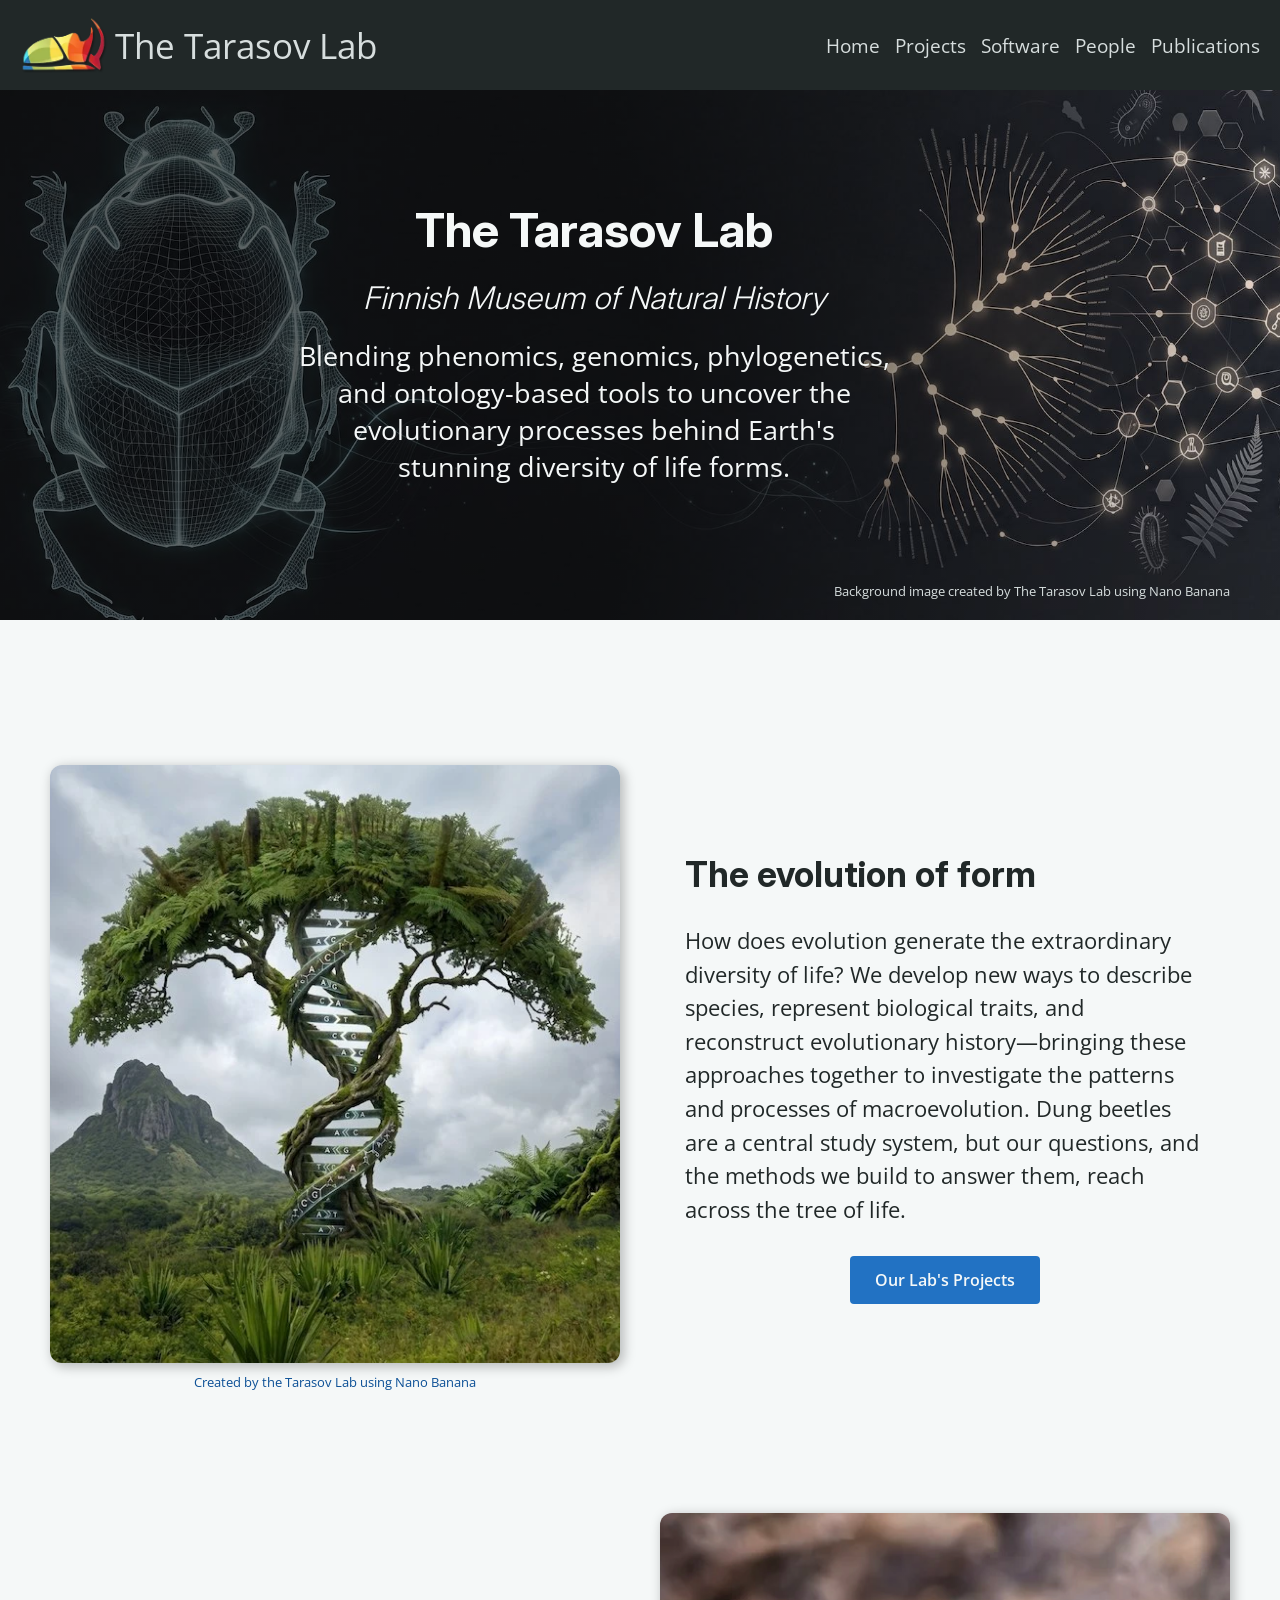
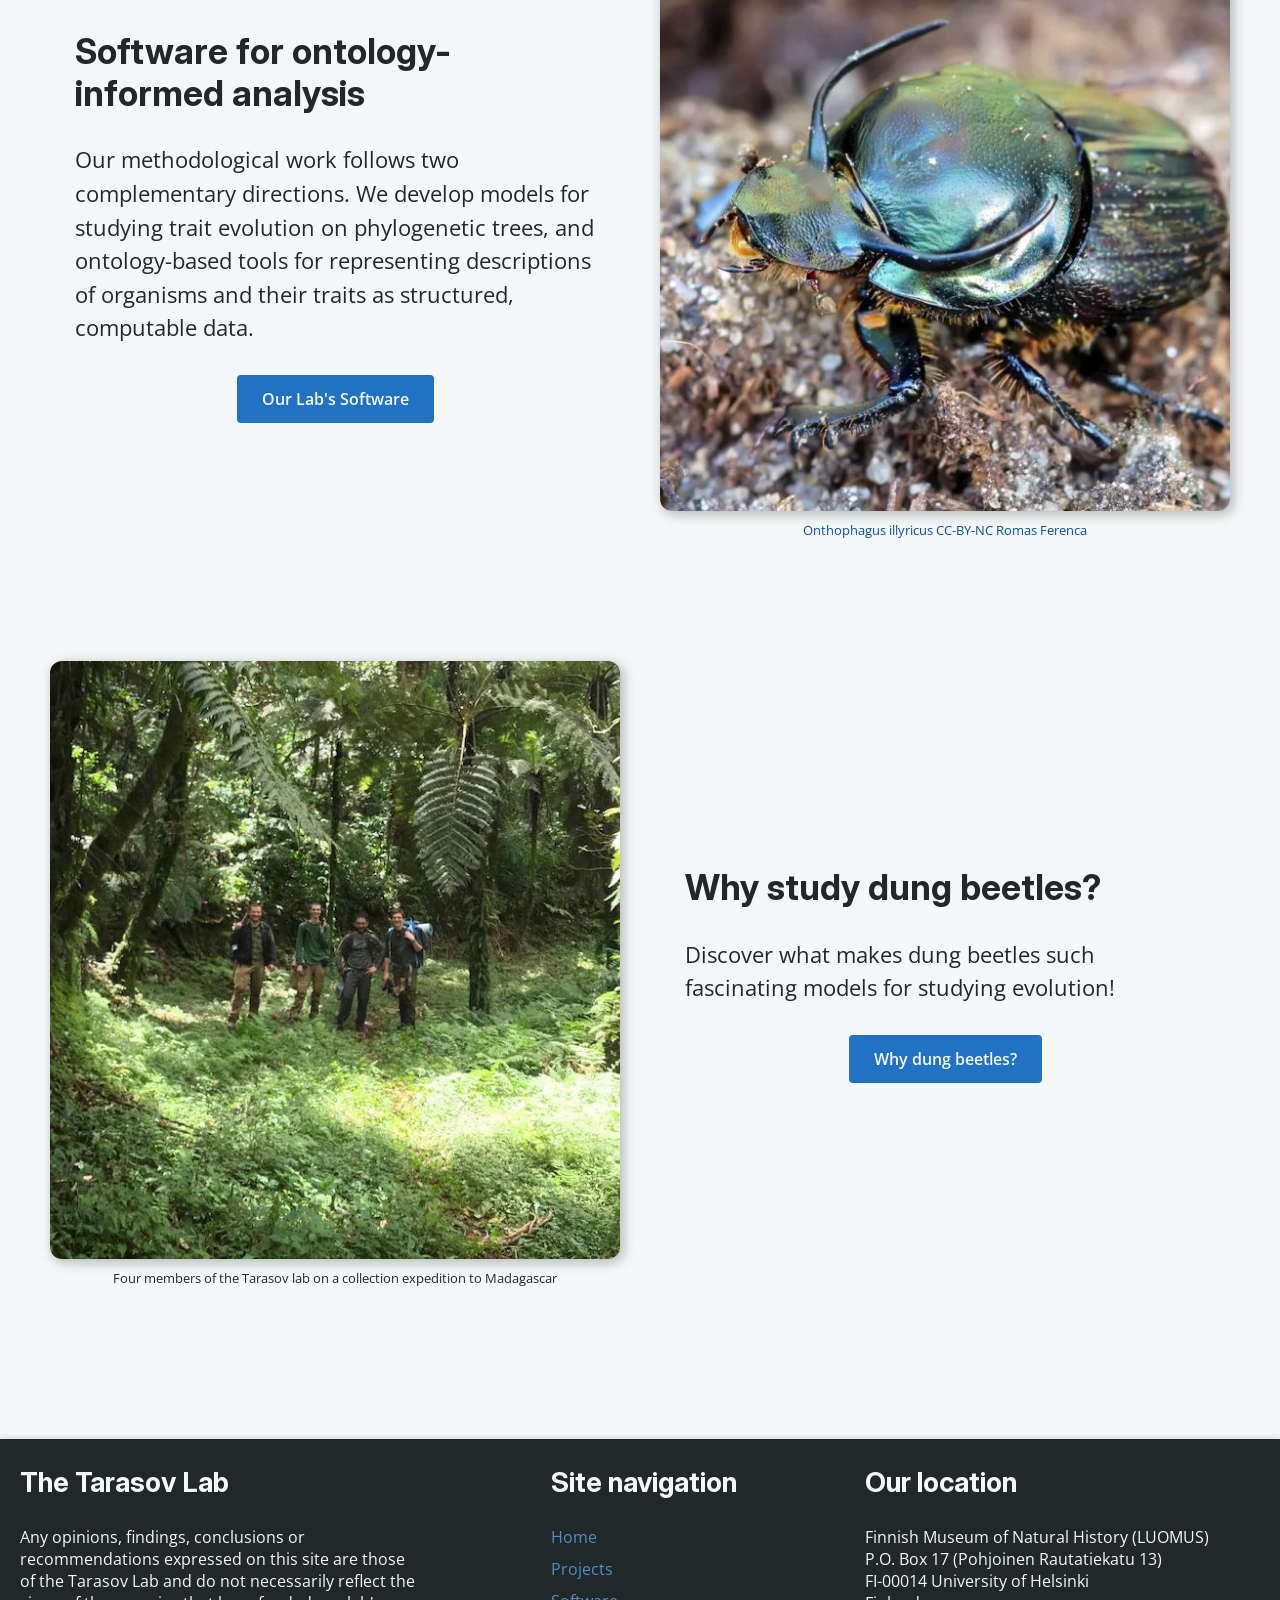
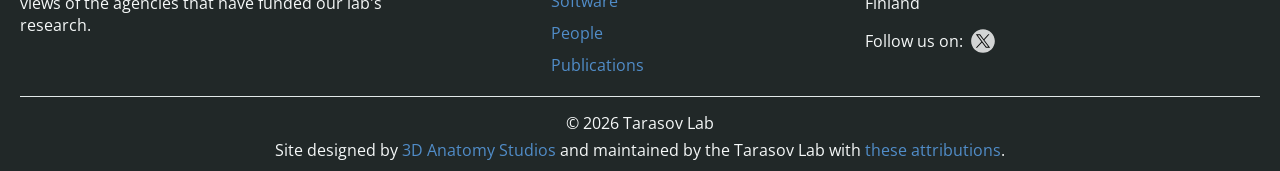
<file: index.html>
<!DOCTYPE html>
<html lang="en">
<head>
    <title>Tarasov Lab</title>
    <meta charset="UTF-8">
    <meta name="viewport" content="width=device-width, initial-scale=1.0">
	<script src="js/all_pages_data.js" ></script>
	<link rel="stylesheet" href="css/stylesheet.css">
	<link rel="icon" type="image/png" href="png/favicon-96x96.png" sizes="96x96" />
</head>
<body>
	<div class="main-container" >
		<header></header>
		<main></main>
		<footer></footer>
	</div>
</body>
</html>
</file>
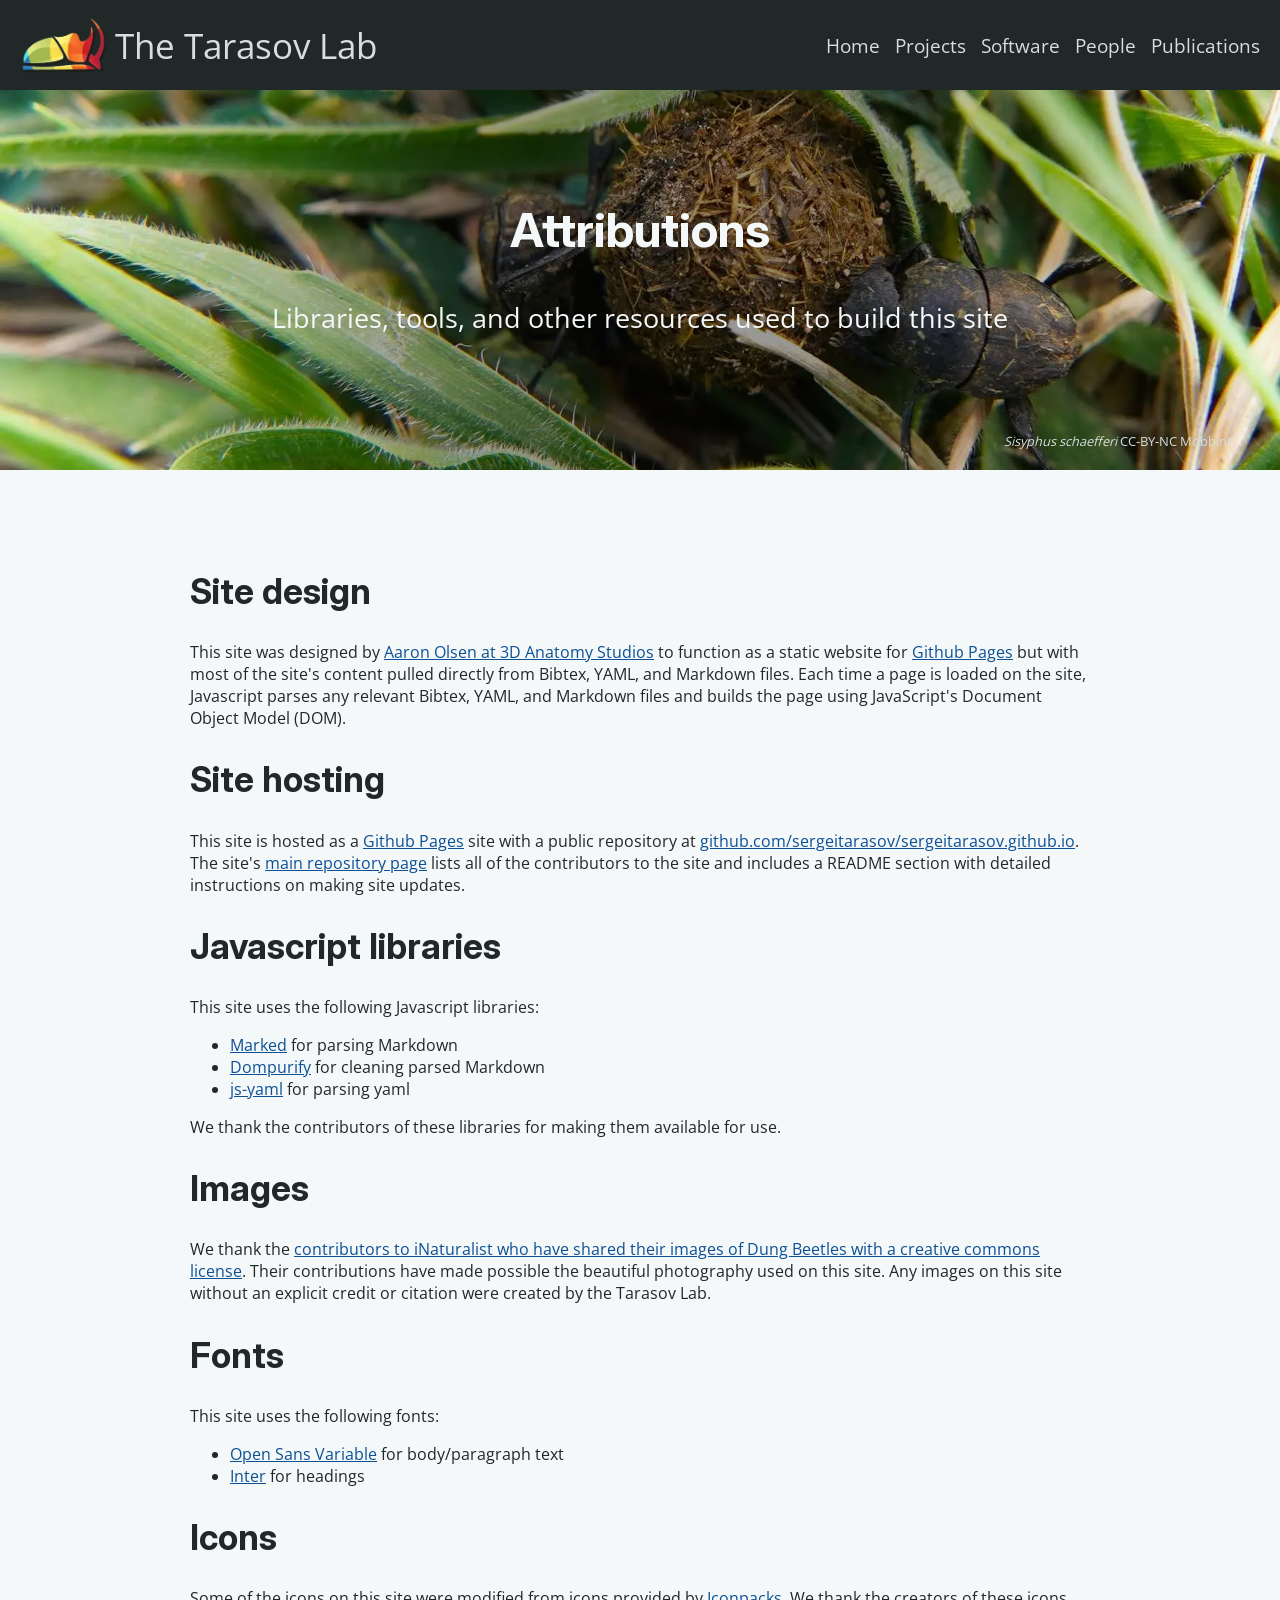
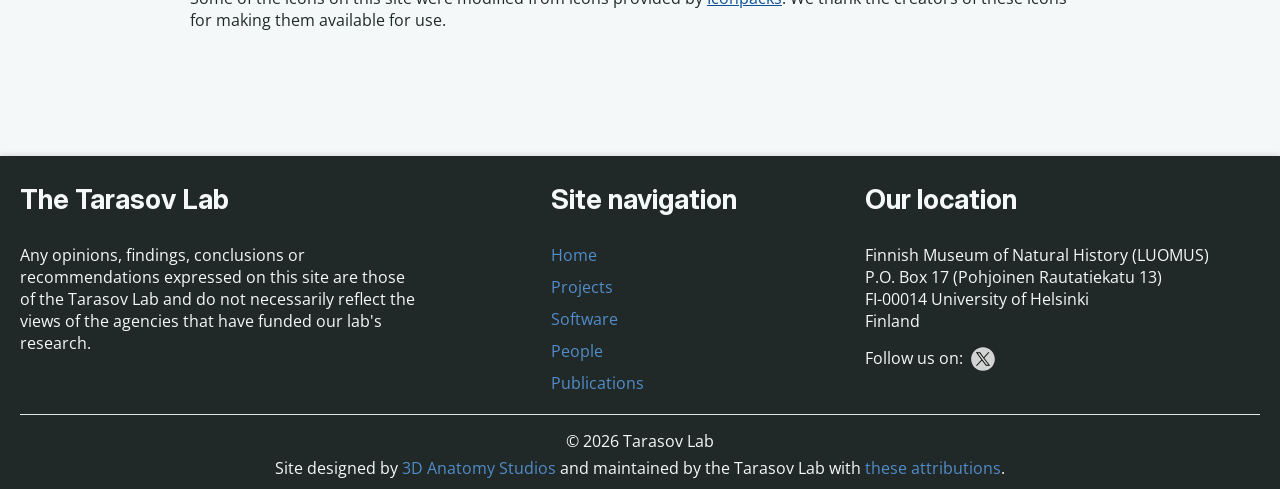
<file: attributions.html>
<!DOCTYPE html>
<html lang="en">
<head>
    <title>Tarasov Lab</title>
    <meta charset="UTF-8">
    <meta name="viewport" content="width=device-width, initial-scale=1.0">
	<script src="js/all_pages_data.js" ></script>
	<link rel="stylesheet" href="css/stylesheet.css">
	<link rel="icon" type="image/png" href="png/favicon-96x96.png" sizes="96x96" />
</head>
<body>
	<div class="main-container" >
		<header></header>
		<main></main>
		<footer></footer>
	</div>
</body>
</html>
</file>
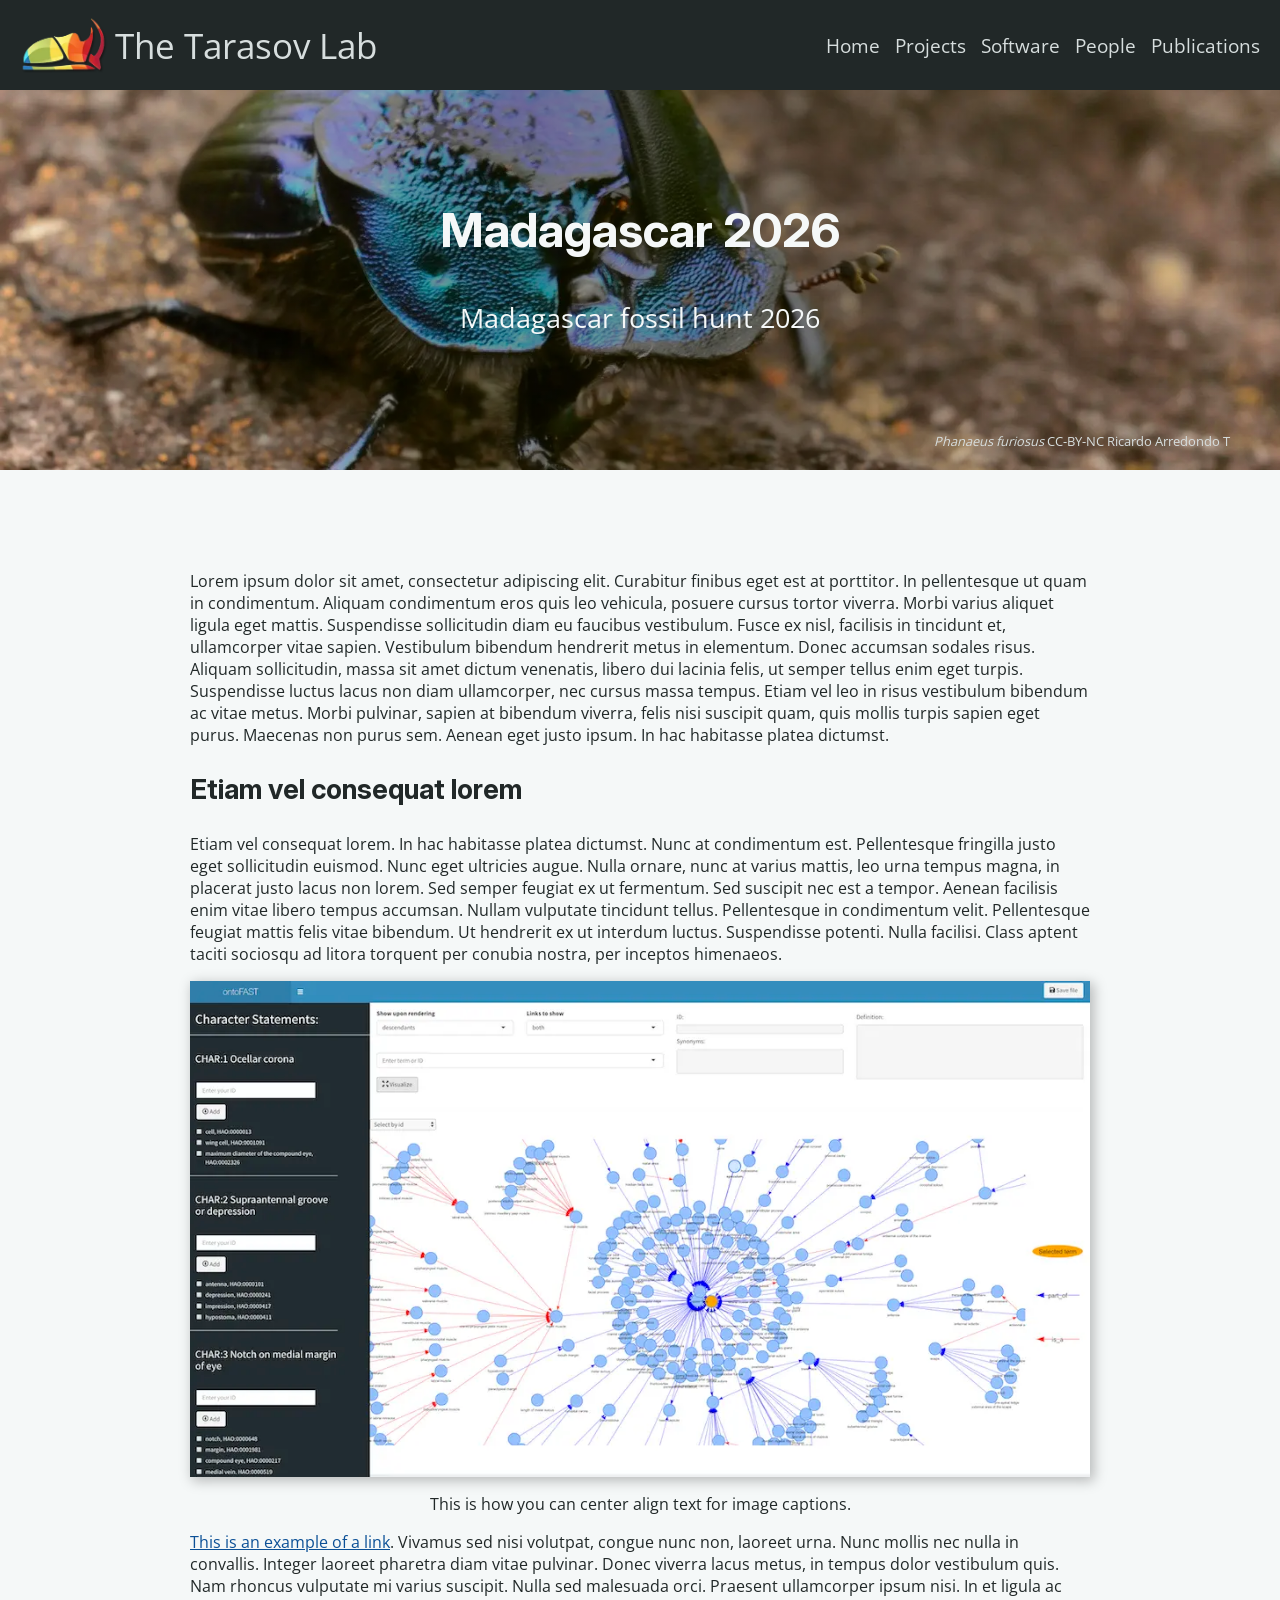
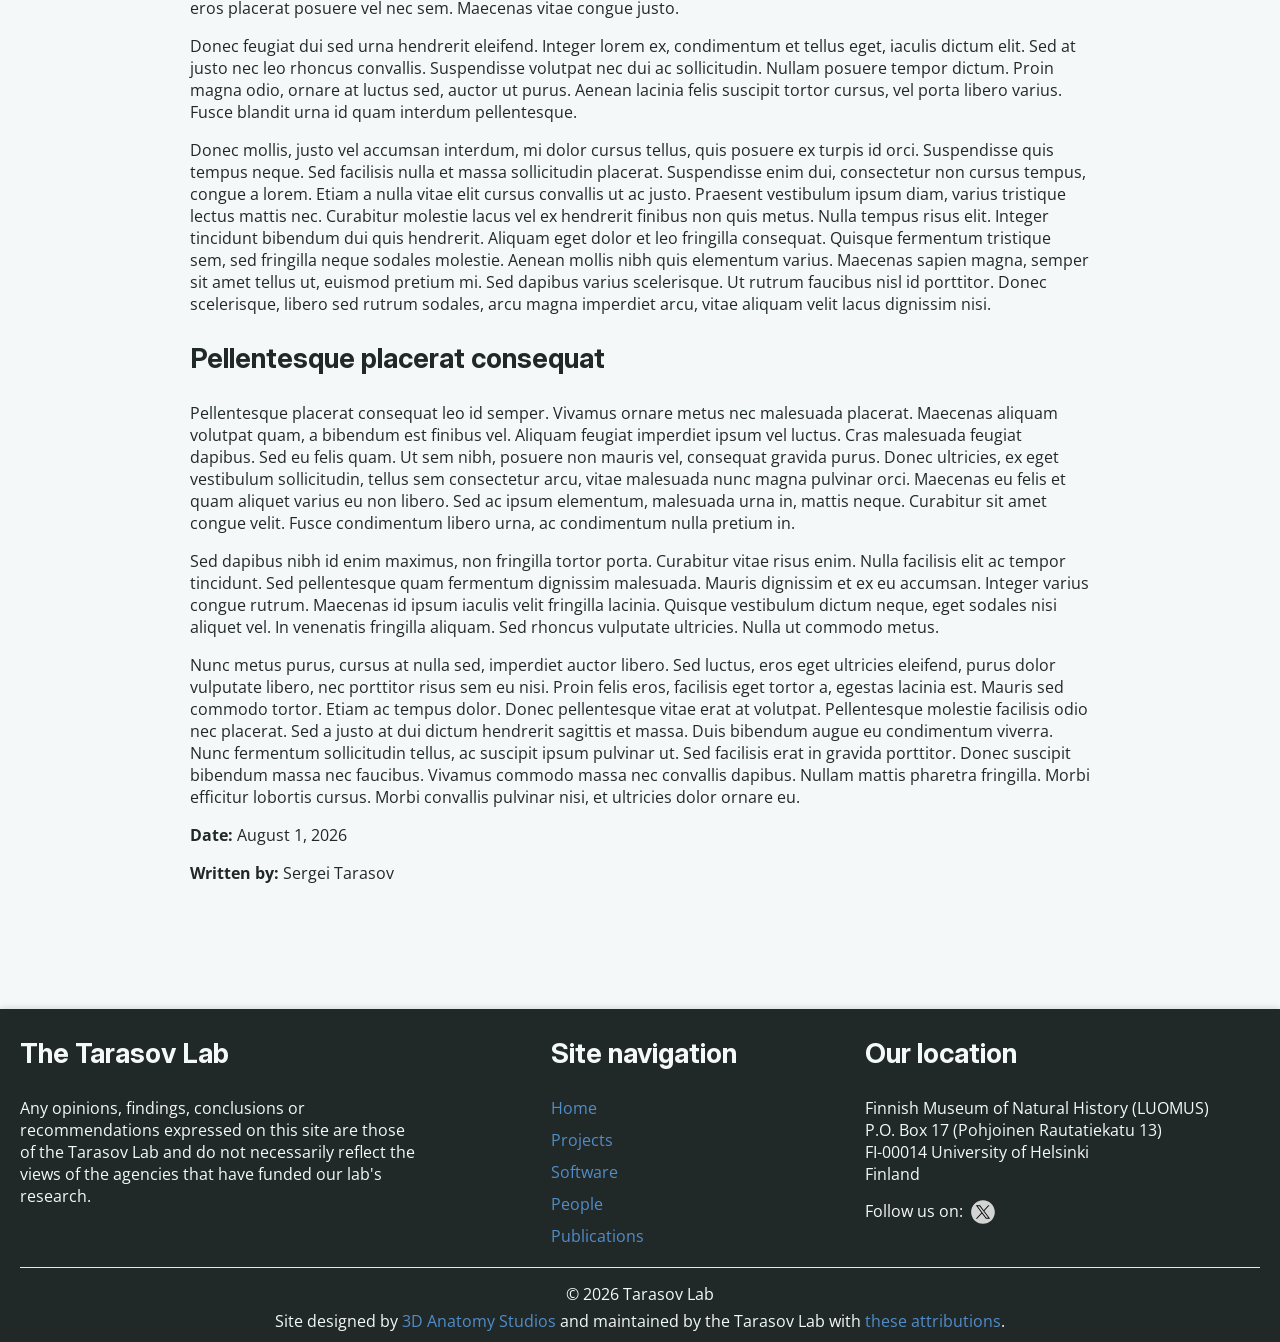
<file: trips/madagascar-fossil-hunt-2026.html>
<!DOCTYPE html>
<html lang="en">
<head>
    <title>Tarasov Lab</title>
    <meta charset="UTF-8">
    <meta name="viewport" content="width=device-width, initial-scale=1.0">
	<script src="../js/all_pages_data.js" ></script>
	<link rel="stylesheet" href="../css/stylesheet.css">
	<link rel="icon" type="image/png" href="../png/favicon-96x96.png" sizes="96x96" />
</head>
<body>
	<div class="main-container" >
		<header></header>
		<main></main>
		<footer></footer>
	</div>
</body>
</html>
</file>
<file: css/stylesheet.css>
/*** General styles ***/

	:root {
		/* color-scheme: light dark; /* Tells the browser the site supports both modes */
		color-scheme: light dark;
		--font-size-1: 3em;
		--font-size-12: 2.6em;
		--font-size-2: 2.2em;
		--font-size-23: 1.95em;
		--font-size-3: 1.7em;
		--font-size-34: 1.4em;
		--font-size-4: 1.2em;
		--font-size-5: 1em;
		--font-size-6: 0.8em;
		--header-init-height: 90px; /* Initial height before height reduction */
		--header-final-height: 50px; /* Shortest header height after scrolling */
		--black-in-light: light-dark(black, white);
		--white-in-light: light-dark(white, black);
		
		--max-content-width: 1200px;
		--med-content-width: 900px;

		--bg-light-lightest: #f5f8f8;
		--bg-light-lighter: #e2e9e9;
		--bg-light-darker: #d7dede;
		--bg-dark-lighter: #353d3d; /* <-- Slight green hue; No color hue / grayscale --> #545454; */
		--bg-dark-darker: #212828; /* <-- Slight green hue; No color hue / grayscale --> #2d2d2d; */

		--accent-color-1: #174068; /* Darkest */
		--accent-color-2: #0c5096;
		--accent-color-3: #2272c3;
		--accent-color-4: #518dc9; 
		--accent-color-5: #7fbbf7;
		--accent-color-6: #b1d8ff; /* Lightest */
		
		--accent-color-a: #a75300; /* Darkest */
		--accent-color-b: #f39332; /* Lightest */
		
		--text-button: var(--bg-light-lightest);
		--bg-lighter: light-dark(var(--bg-light-lightest), var(--bg-dark-lighter));
		--link-visited: light-dark(var(--accent-color-3), var(--accent-color-4));
		--link-default: light-dark(var(--accent-color-2), var(--accent-color-5));
		--link-hover: light-dark(var(--accent-color-1), var(--accent-color-6));
		--button-default: light-dark(var(--accent-color-3), var(--accent-color-3));
		--button-hover: light-dark(var(--accent-color-2), var(--accent-color-4));
		--text-gray: light-dark(var(--bg-dark-lighter), var(--bg-light-darker));			/* For links without active hovering */
		--text-normal: light-dark(var(--bg-dark-darker), var(--bg-light-lightest));			/* For general text, links while hovering */
		--text-selection: light-dark(var(--accent-color-b), var(--accent-color-a));
	}

	@font-face {
		font-family: 'Inter';
		src: url('../fonts/InterVariable.woff2') format('woff2');
		font-weight: 100 900;
		font-style: normal;
		font-display: swap;
	}
	@font-face {
		font-family: 'Open Sans Variable';
		font-style: normal;
		font-display: swap;
		font-weight: 300 800;
		src: url('../fonts/open-sans_5.3.0_latin-wght-normal.woff2') format(woff2) tech(variations);
		unicode-range: U+0000-00FF,U+0131,U+0152-0153,U+02BB-02BC,U+02C6,U+02DA,U+02DC,U+0304,U+0308,U+0329,U+2000-206F,U+20AC,U+2122,U+2191,U+2193,U+2212,U+2215,U+FEFF,U+FFFD;
	}

	body {
		/* Hide body content on first load of page to prevent flashing of incompletely 
		styled content until javascript DOM changes are completed */
		display: none !important;
		background-color: var(--bg-lighter);
		margin: 0px; 								/* Override browser of 8px */
		color: var(--text-normal);
		font-family: "Open Sans Variable", sans-serif;
	}
	main {
		/* margin-top: var(--header-init-height); 		/* Offset the page content so it doesn't hide behind the fixed header */
		/*
		padding: 20px;
		max-width: 1200px;
		*/
	}
	.display-flex {
		display: flex;
	}
	.flex-column {
		display: flex;
		flex-direction: column;
	}
	.flex-item-url { /* Prevents URLs in flex containers from expanding width to end of URL */
		/* Crucial: Prevents the URL from scaling beyond its parent boundary */
		min-width: 0; 

		/* Forces the browser to break the URL text at any character */
		overflow-wrap: anywhere; 
		word-break: break-all; 
	}

/*** Keyframes for animations ***/
	@keyframes shrink-height { to { 
		height: var(--header-final-height);
	} }
	@keyframes shrink-font-2 { to { font-size: var(--font-size-2); } }
	@keyframes shrink-font-3 { to { font-size: var(--font-size-3); } }
	@keyframes shrink-font-4 { to { font-size: var(--font-size-4); } }
	@keyframes shrink-font-5 { to { font-size: var(--font-size-5); } }

	@keyframes change-header-img-width { to { width: 45px } }
	
	/* @keyframes change-header-padding-top { to { padding-top: 18px; } } */

/*** Style for font/text ***/
	h1 { font-size: var(--font-size-1); }
	h2 { font-size: var(--font-size-2); }
	h3 { font-size: var(--font-size-3); }
	h4 { font-size: var(--font-size-4); }
	p { font-size: var(--font-size-5); }
	h1, h2, h3, h4, h5 {
		font-family: "Inter", sans-serif;
	}

	.size-3 { 
		line-height: 1.8em;
		font-size: var(--font-size-3);
	}
	.size-4 {
		line-height: 1.5em;
		font-size: var(--font-size-4);
	}
	
	/* Link text colors */
	.content:not(.trips) a:not(.button) { color: var(--link-default); }
	.content:not(.trips) a:not(.button):visited { color: var(--link-visited); }
	.content:not(.trips) a:not(.button):hover { color: var(--link-hover); }
	
	/* Color of highlight background when selecting text */
	:not(.content) ::selection {
		background-color: var(--accent-color-a);
	}
	.content ::selection {
		background-color: var(--text-selection);
	}

/*** Style for header and footer ***/
	nav {
		font-size: var(--font-size-5);
	}

	/* Create a line beneath the link (underline) that is hidden except for on hover*/
		header a:not(.logo)::after, footer a:not(.icon)::after {
			content: '';
			position: absolute;
			width: 100%;
			transform: scaleX(0);
			height: 2px;
			bottom: 0;
			left: 0;
			background-color: var(--accent-color-5); /* var(--link-hover); */
			transform-origin: bottom left;
			transition: transform 0.25s ease-out;
		}

		/* Expand the line to full width on hover */
		header a:hover::after, footer a:not(.icon):hover::after {
			transform: scaleX(1);
		}

	/* Replace horizontal nav bar with hamburger menu on mobile
		/* Hide the toggle tools on desktop */
		.nav-toggle { display: none; } 
		.nav-toggle-label { display: none; }


/*** Style for header ***/
	/* Style for header element */
	header.site-header {
		position: fixed;							/* Keeps the header stuck to the top */
		top: 0;
		left: 0;
		width: calc(100% - 40px);					/* - #px prevents element from continuing off page, make sure to set to 2x lateral padding */
		height: var(--header-init-height); 			
		padding: 0px 20px 0px 20px;
		display: flex;
		align-items: center;
		justify-content: space-between;				/* Puts first child element at left, last at right, with equal spacing in between all */
		/* box-shadow: 0 2px 5px rgba(0,0,0,0.1); */
		z-index: 1000;
		background-color: var(--bg-dark-darker); /* var(--bg-darker); */
		color: var(--bg-light-lightest); /* var(--text-normal); */
	}

	header .logo {
		/*
		background-color:green;
		border: solid 1px black;
		*/
	}

	header a {
		position: relative;
		text-decoration: none;
		color: var(--bg-light-darker); /* var(--text-gray); */
	}

	header a:not(.logo):hover {
		color: var(--accent-color-5); /* var(--bg-light-lightest) var(--text-normal); */
	}
	header a.logo:hover {
		color: var(--bg-light-lightest);
	}

	/* Style for navigation */
	nav ul {
		/*
		background-color:red;
		border: solid 1px black;
		*/
		display: flex;      /* Aligns list items in a row */
		list-style: none;   /* Removes default bullet points */
		padding: 0;         /* Removes default browser indentation */
		margin: 0;
	}

	header nav ul {
		gap: 15px;			/* Adds clean spacing between items */
	}

	/* Link keyframes - shrink header height and font size on scroll */
		header.site-header {
			/* Link the animation to the document scroll position */
			animation: shrink-height auto linear both; /*, change-header-padding-top auto linear both; */
			animation-timeline: scroll(block root);
			animation-range: 0px 150px; /* The animation runs during the first 150px of scroll */
		}

		/* Shrink font sizes with scroll */
		header div.logo {
			transition: font-size 0.1s linear;
			animation: shrink-font-4 auto linear both;
			animation-timeline: scroll(block root);
			animation-range: 0px 150px;
			display: flex;
			align-items: center;
		}
		header nav {
			font-size: var(--font-size-4);
			transition: font-size 0.1s linear;
			animation: shrink-font-5 auto linear both;
			animation-timeline: scroll(block root);
			animation-range: 0px 150px;
		}
		header div.logo img {
			margin-right: 5px;
			animation: change-header-img-width auto linear both;
			animation-timeline: scroll(block root);
			animation-range: 0px 150px; /* The animation runs during the first 150px of scroll */
		}

/*** Style for footer ***/
	footer {
		width: calc(100% - 40px);					/* - #px prevents element from continuing off page, make sure to set to 2x lateral padding */
		padding: 0px 20px;
		background-color: var(--bg-dark-darker); /* var(--bg-darker); */
		color: var(--bg-light-lightest); /* var(--text-normal); */
		box-shadow: 0 -2px 5px rgba(0,0,0,0.1);
	}

	footer a {
		position: relative;
		text-decoration: none;
		color: var(--accent-color-4); /* var(--link-default); */
	}

	footer a:hover {
		color: var(--accent-color-5); /* var(--link-hover); */
	}

	footer span {
		line-height: 1.3em;
		font-size: var(--font-size-5);
	}

	footer div.top-row{
		display: flex;
		justify-content: space-between;				/* Puts first child element at left, last at right, with equal spacing in between all */
		padding: 0px 20px 10px 0px;
	}
	
	footer div.top-row > div {
		flex: 0 0 33%;
	}

	footer div.top-row div.middle {
		padding: 0 20px;
		display: grid;
		align-items: start;
		justify-items: center;
	}

	footer div.bottom-row{
		margin: 10px 0px 0px 0px;
		padding: 15px 0px 10px 0px;
		border-top: 1px solid var(--bg-light-lighter);
		text-align: center; 						/* Centers children elements vertically */
		gap: 5px;									/* Adds vertical spacing between items */
	}

	footer nav ul {
		flex-direction: column;
		gap: 10px;				/* Adds spacing between items */
	}

/*** Style for sections ***/
	section {
		padding-left: 50px;
		padding-right: 50px;
	}

	.wide-content-width {
		max-width: var(--max-content-width);
	}

	.narrow-content-width {
		max-width: var(--med-content-width);
	}

	section > div.container, section > article {
		align-items: center; /* Centers child elements vertically */
		margin-left: auto;
		margin-right: auto;
	}
	
	section.page-title > div.container {
		margin-top: 50px;
		margin-bottom: 50px;
	}

	section.content:not(.index) > div.container, section > article {
		margin-top: 100px;
	}
	
	section.content:not(.index) > div.container {
		margin-bottom: 125px;
	}

	section.content.index > div.container {
		margin-top: 50px;
		margin-bottom: 60px;
	}

	/*** Style for page title section ***/
		section.page-title {
			background-color: #000000; /* To match background color of feature image */
			color: var(--bg-light-lightest);
			padding-top: calc(var(--header-init-height) + 70px);	/* Offset the page content so it doesn't hide behind the fixed header */
			padding-bottom: 20px;
		}
		section.page-title > div.container {
			display: flex;
		}
		section.page-title.heading {
			align-items: center; 		/* Centers child elements orthogonal to the main axis */
			justify-content: center;	/* Centers child elements along the main axis */
			height: 290px;
			text-align: center;
		}
		section.page-title.heading.index { /* Override for homepage */
			align-items: flex-start;
			justify-content: center;
			height: 440px;
			text-align: left;
			margin-bottom: 75px;
		}
		section.page-title.heading.index > div.page-title.heading.index {
			max-width: 600px;
		}
		section.page-title.heading span.subheading {
			font-size: var(--font-size-3);
		}
		section.page-title.index h1 {
			margin-bottom: 20px;
		}
		section.page-title.index h2.underheading {
			margin: 0px 0px 20px 0px;
			font-style: italic;
			font-size: var(--font-size-23);
			font-weight: 300;
		}
		section.page-title.heading.index span.subheading {
			max-width: 600px;
		}
		section.page-title figcaption {
			margin-top: auto;
			margin-left: auto;
		}
		
/*** Flex/Column styles ***/
	.align-baseline {
		align-items: baseline;
	}
	.align-center {
		align-items: center;
	}
	.col-2, .col-3, .col-2-stack, .col-3-stack, .col-2-stack > div.container {
		display: flex;
	}

	/*** Style for 2 columns that stack on mobile - home page ***/
		.index.col-2-stack:not(:first-child):not(:last-child) {
			padding-top: 20px;
			padding-bottom: 20px;
		}
		.index.col-2-stack:last-child {
			padding-top: 20px;
			padding-bottom: 120px;
		}
		.index.col-2-stack > div.container > div {
			flex: 1; 					/* Makes immediate child divs equal width */
		}
		.index.col-2-stack > div.container div.text {
			margin: 14px 25px;
		}
		.index.col-2-stack > div.container div.img {
			display: flex;
			justify-content: center;	/* Centers child elements along the main axis */
		}
		.index.col-2-stack > div.container div.link {
			margin: 30px 0px 0px 0px;
			text-align: center;
		}


	/*** Style for 2 columns that stack on mobile - people page ***/
		.people.col-2-stack {
			padding: 20px 0px;
		}
		.people.col-2-stack div.right-col {
			padding: 20px;
		}
		.people.col-2-stack div.left-col {
			padding: 3em 20px 20px 20px;
			text-align: right;
			flex: 0 0 250px;
		}
		.people.col-2-stack h3 {
			margin-right: 10px;
		}
		.people .role {
			font-size: var(--font-size-3);
			border-left: 2px solid var(--text-normal);
			padding-left: 10px;
		}
		.people .name-role {
			margin-bottom: -20px;
		}
		.people .bio p {
			margin-top: 0px;
		}
		.people .icons {
			padding: 5px 0;
		}

	/*** Style for 3 columns - publication page ***/
		.publications .col-3 {
			padding: 10px 0px;
		}
		.projects .col-3 {
			padding: 5px 0px;
		}
		.publication.col-3 .number {
			padding: 0px 5px;
		}
		.publication.col-3 .icon {
			min-width: 24px;
		}

	/*** Style for flex on software and projects page ***/
		div.project-entry:not(:last-child), div.software-entry:not(:last-child) {
			padding-bottom: 125px;
		}
		.projects .col-2-stack div.description, .software .col-2-stack div.description {
			padding: 0px 10px 0px 0px;
		}
		.projects .col-2-stack div.image, .software .col-2-stack div.image {
			flex: 0 0 50%;
			padding: 16px 0px 30px 10px;
		}
		.projects .description-image, .software .description-image {
			margin-bottom: 25px;
		}

	/*** Style for flex on software page ***/
		.software .col-2 .logo {
			padding-left: 10px;
		}
		.software .name-logo {
			margin-bottom: -10px;
		}
		div.software.container h3 {
			margin-top: 0px;
			font-style: italic;
		}
		.software div.quick-info p {
			margin: 8px 0px;
		}

	/*** Style for flex on trips page ***/
		div.container.trips {
			align-content: center;
			margin-bottom: 75px !important;
		}
		div.container.trips > a {
			text-decoration: none;
			color: var(--text-gray);
		}
		.trips.col-2-stack {
			box-shadow: 3px 3px 12px 1px rgba(0, 0, 0, 0.25);
			transition: transform 0.3s ease; 
			padding-right: 20px;
			margin-bottom: 75px;
		}
		.trips.col-2-stack .right-col {
			justify-content: center;
		}
		.trips.col-2-stack h2 {
			margin-bottom: 10px;
		}
		.trips.col-2-stack img {
			margin: 0px 25px 0px 0px;
		}
		.trips.col-2-stack:hover {
			cursor: pointer;
			transform: scale(1.05); 
		}

/*** Style for images and icons ***/
/* Page-title images width: 2048 px */

	section.page-title.trip {
		background: radial-gradient(circle, rgba(0, 0, 0, .4) 30%, rgba(0, 0, 0, 0) 100%),
			url('../../webp/Pagetitle-Phanaeus-furiosus-CC-BY-NC-Ricardo-Arredondo-T-inaturalist-observations-88457335-2048x612.webp');
		background-position: 0% 50px;
		background-repeat: no-repeat; 	/* Stop the image from repeating like a tile grid */
		background-attachment: fixed;
		background-size: auto 440px;
	}

	.people-profile-photo {
		width: 205px;
		height: 205px;
		border-radius: 12px;
	}

	img.icon, svg.icon {
		width: 24px;
		height: 24px;
		opacity: 80%;
	}

	img.icon:hover, svg.icon:hover {
		opacity: 100%;
	}
	
	footer svg.icon .black-in-light {
		fill: white !important;
	}
	footer svg.icon .white-in-light {
		fill: black !important;
	}
	.content svg.icon .black-in-light {
		fill: var(--black-in-light) !important;
	}
	.content svg.icon .white-in-light {
		fill: var(--white-in-light) !important;
	}
	.people svg.icon, .people img.icon {
		padding-left: 5px;
	}

	div.icon-text-container {
		display: inline-flex;  /* Keeps the container inline with surrounding text */
		align-items: center;   /* Centers items vertically */
		gap: 8px;              /* Adds spacing between the icon and text */
		margin-top: 10px;
	}

	div.icon-text-container a {
		padding-top: 5px;
	}
	img.index-feature-title {
		width: 100%;             /* Fills the width of the parent flex item */
		max-width: 100%;         /* Prevents the image from overflowing */
		object-fit: cover;       /* Crops the image to fit without stretching */
	}
	img.index-feature-content, img.project-feature, img.software-feature {
		width: 100%;             /* Fills the width of the parent flex item */
		height: 100%;            /* Fills the height of the parent flex item */
		max-width: 100%;         /* Prevents the image from overflowing */
		object-fit: cover;       /* Crops the image to fit without stretching */
		box-shadow: 3px 3px 12px 1px rgba(0, 0, 0, 0.25);
	}
	article.trip img, div.container.facts-dung-beetles img {
		margin: 15px auto;
		max-width: 100%;         /* Prevents the image from overflowing */
		display: block;
		box-shadow: 3px 3px 12px 1px rgba(0, 0, 0, 0.25);
	}
	img.index-feature-content, img.project-feature, img.software-feature {
		border-radius: 12px;
	}	
	img.software-logo {
		max-height: 50px;
		max-width: 50px;
	}
	img.index-feature-title {
		max-height: 400px;
	}
	img.trip-feature {
		max-width: 350px;
	}
	figure {
		margin: 0px;
	}
	figcaption, .figcaption {
		margin-top: 5px;
		font-size: var(--font-size-6);
	}
	figcaption a {
		text-decoration: none;
	}
	/* figcaption.on-light a { color: var(--text-gray); } */
	/* figcaption.on-light a:hover { color: var(--text-normal); } */

	figcaption.on-dark a { color: var(--bg-light-darker); }
	figcaption.on-dark a:hover { color: var(--bg-light-lightest); }

	figcaption.center { text-align: center; }
	figcaption.right { text-align: right; }

/*** Style for a buttons ***/
	div.button {
		display: flex;
		justify-content: center; /* Centers child elements along the main axis */
	}
	
	a.button {
		/* Layout & Sizing */
		display: inline-block;        					/* Allows top/bottom padding and margins */
		padding: 12px 24px;           					/* Vertical and horizontal spacing inside the button */
		width: fit-content;

		/* Text Styling */
		color: var(--text-button);						/* Text color */
		text-decoration: none;        					/* Removes the default link underline */
		font-weight: 600;             					/* Bold text emphasis */
		text-align: center;           					/* Centers text inside fixed widths */

		/* Button Aesthetics */
		background-color: var(--button-default);		/* Primary button color */
		border-radius: 4px;           					/* Gives subtle rounded corners */
		border: 1px solid transparent;					/* Structural placeholder for alignment borders */

		/* Smooth State Transition */
		transition: background-color 0.2s ease-in-out; 
	}

	/* Hover State */
	a.button:hover {
		background-color: var(--button-hover);		/* Darkens color when cursor hovers over it */
		cursor: pointer;             					/* Guarantees the interactive hand pointer */
	}

	/* Active/Click State */
	a.button:active {
		transform: scale(0.98);       					/* Adds a physical "pressed" animation click effect */
	}

	/* For light/dark theme toggle */
	button.theme-toggle {
		border: none;
		background-color: transparent;
		font-size: 15px;
	}
	button.theme-toggle:hover {
		cursor: pointer;
		color: var(--text-lighter);
	}


/*** Styles that change with window width ***/
	@media (min-width: 1470px) { /* Wider than 1470px */

		section.page-title {
			background-attachment: scroll !important;
			background-size: cover !important;
		}
		section.page-title.index {
			padding-left: 27%;
			text-align: center !important;
		}
	}
	@media (min-width: 1001px) { /* Wider than 1000px */

		header div.logo img {
			width: 90px;
		}
		header div.logo {
			font-size: var(--font-size-2);
		}
		h4, .size-4 { font-size: var(--font-size-34); }
		.index.col-2-stack div.right-col {
			padding-left: 40px;
		}
	}
	@media (min-width: 1001px) and (max-width: 1469px) {
		section.page-title.index {
			padding-left: 23%;
			text-align: center !important;
		}
	}
	@media (max-width: 1000px) { /* Less than 1000px */

		h1 { font-size: var(--font-size-2); }
		h2 { font-size: var(--font-size-3); }
		h3, .size-3 { font-size: var(--font-size-4); }
		h4, .size-4 { font-size: var(--font-size-5); }

		.page-title.heading.index h1 { font-size: var(--font-size-12); }

		section.page-title.heading.index { /* Override for homepage */
			align-items: center;
			justify-content: center;
			text-align: center;
		}

	}
	@media (min-width: 886px) and (max-width: 1000px) { /* Wider than tablet but still narrower than full desktop */

		header div.logo img {
			width: 75px;
		}
		header div.logo {
			font-size: var(--font-size-3);
		}
		header nav {
			font-size: var(--font-size-5);
		}

	}
	@media (min-width: 769px) and (max-width: 885px) { /* Wider than tablet but still narrower than full desktop */
		
		header div.logo img {
			width: 55px;
		}
		header div.logo {
			font-size: var(--font-size-4);
		}
		header nav {
			font-size: var(--font-size-5);
		}
		header nav ul {
			gap: 10px;
		}

	}
	@media (max-width: 768px) { /* Tablet width or narrower (tablet and mobile) */

		section.index {
			padding-left: 8%;
			padding-right: 8%;
		}
		
		section:not(.index) {
			padding-left: 10%;
			padding-right: 10%;
		}

		.index.col-2-stack > div.container div.text {
			text-align:center;
		}
		.index.col-2-stack > div.container div.link {
			margin-top: 50px; /* Increase bc of figure caption */
		}

		.narrow-order-to-0 { order: 0; }
		.narrow-order-to-1 { order: 1; }
		.narrow-order-to-2 { order: 2; }
		.remove-on-narrow { display: contents; }

		figcaption { text-align: center !important; }
		section.page-title figcaption { margin-right: auto; }

		section.page-title.heading span.subheading { font-size: var(--font-size-4);	}
		.page-title.heading.index h1 { font-size: var(--font-size-2); }
		section.page-title.index h2.underheading { font-size: var(--font-size-34); }

		/* Columns that stack on mobile */
			.col-2-stack, .col-3-stack, .col-2-stack > div.container {
				flex-direction: column;
				align-items: center;		/* Centers child elements along vertical axis when stacked */
			}
			.people.col-2-stack {
				padding-bottom: 50px;
			}
			.people.col-2-stack h3 {
				margin: 0px;
			}
			.people .role {
				font-size: var(--font-size-4);
				border-left: 0px;
				padding-left: 0px;
			}
			.software div.name-logo {
				justify-content: center;
			}
			.people .bio, .projects div.project-entry h2.name, .projects div.project-entry h3.short-description, .software h3.short-description {
				text-align: center;
			}
			footer .col-3-stack {
				padding: 0px 0px 10px 0px !important;
				text-align: center;
			}

			.trips.col-2-stack {
				width: 350px;
				padding-right: 0px;
				text-align: center;
			}
			.trips.col-2-stack .right-col {
				padding: 30px 0px;
			}
			.trips.col-2-stack h2 {
				margin: 0px 10px 10px 10px;
			}
			.trips.col-2-stack p {
				margin: 0px 20px 20px 20px;
			}
			.trips.col-2-stack img {
				margin: 0px 0px 25px 0px;
			}

		/* Mobile header */
			/* Show the hamburger menu icon */
			.nav-toggle-label {
				display: block;
				cursor: pointer;
				height: 21px;
			}

			/* Create the 3-line hamburger bar pattern */
			.nav-toggle-label span, .nav-toggle-label span::before, .nav-toggle-label span::after {
				display: block;
				background: var(--bg-light-darker);
				height: 2px;
				width: 25px;
				position: relative;
			}
			.nav-toggle-label span::before { content: ''; top: 10px; }
			.nav-toggle-label span::after { content: ''; top: 18px; }

			/* Collapse the navigation container off-screen or out of sight */
			header nav {
				background-color: var(--bg-dark-darker); /* var(--bg-darker); */
				font-size: var(--font-size-4);
				transition: font-size 0.1s linear;
				animation: shrink-font-5 auto linear both;
				animation-timeline: scroll(block root);
				animation-range: 0px 150px;
				position: absolute;
				padding-bottom: 20px;
				top: 100%;
				left: 0;
				width: 100%;
				transform: scale(1, 0); /* Shrink it down vertically */
				transform-origin: top;
				transition: transform 400ms ease-in-out; /* Smooth slide-down animation */
			}

			header nav ul {
				flex-direction: column; /* Stack options vertically */
				gap: 25px;
			}

			header nav li {
				margin: 0px auto;
				text-align: center;
			}

			header nav a {
				display: block;
			}

			/* When the checkbox is checked, expand the menu */
			.nav-toggle:checked ~ nav {
				transform: scale(1, 1);
			}

			/* Turn off underline on hover for links - no hover on mobile and it flashes the color when expanding the menu */
			header a:not(.logo)::after, footer a:not(.icon)::after {
				width: 0%;
			}
	}
	@media (min-width: 400px) and (max-width: 768px) {
		
		header div.logo {
			font-size: var(--font-size-3);
		}
		header div.logo img {
			width: 90px;
		}
		h4, .size-4 { font-size: var(--font-size-4); }

	}
	@media (max-width: 399px) {
		header div.logo {
			font-size: var(--font-size-4);
		}
		header div.logo img {
			width: 80px;
		}
	}
	@media (max-width: 320px) {
		header div.logo {
			font-size: var(--font-size-5);
		}
		header div.logo img {
			width: 60px;
		}
	}
</file>
